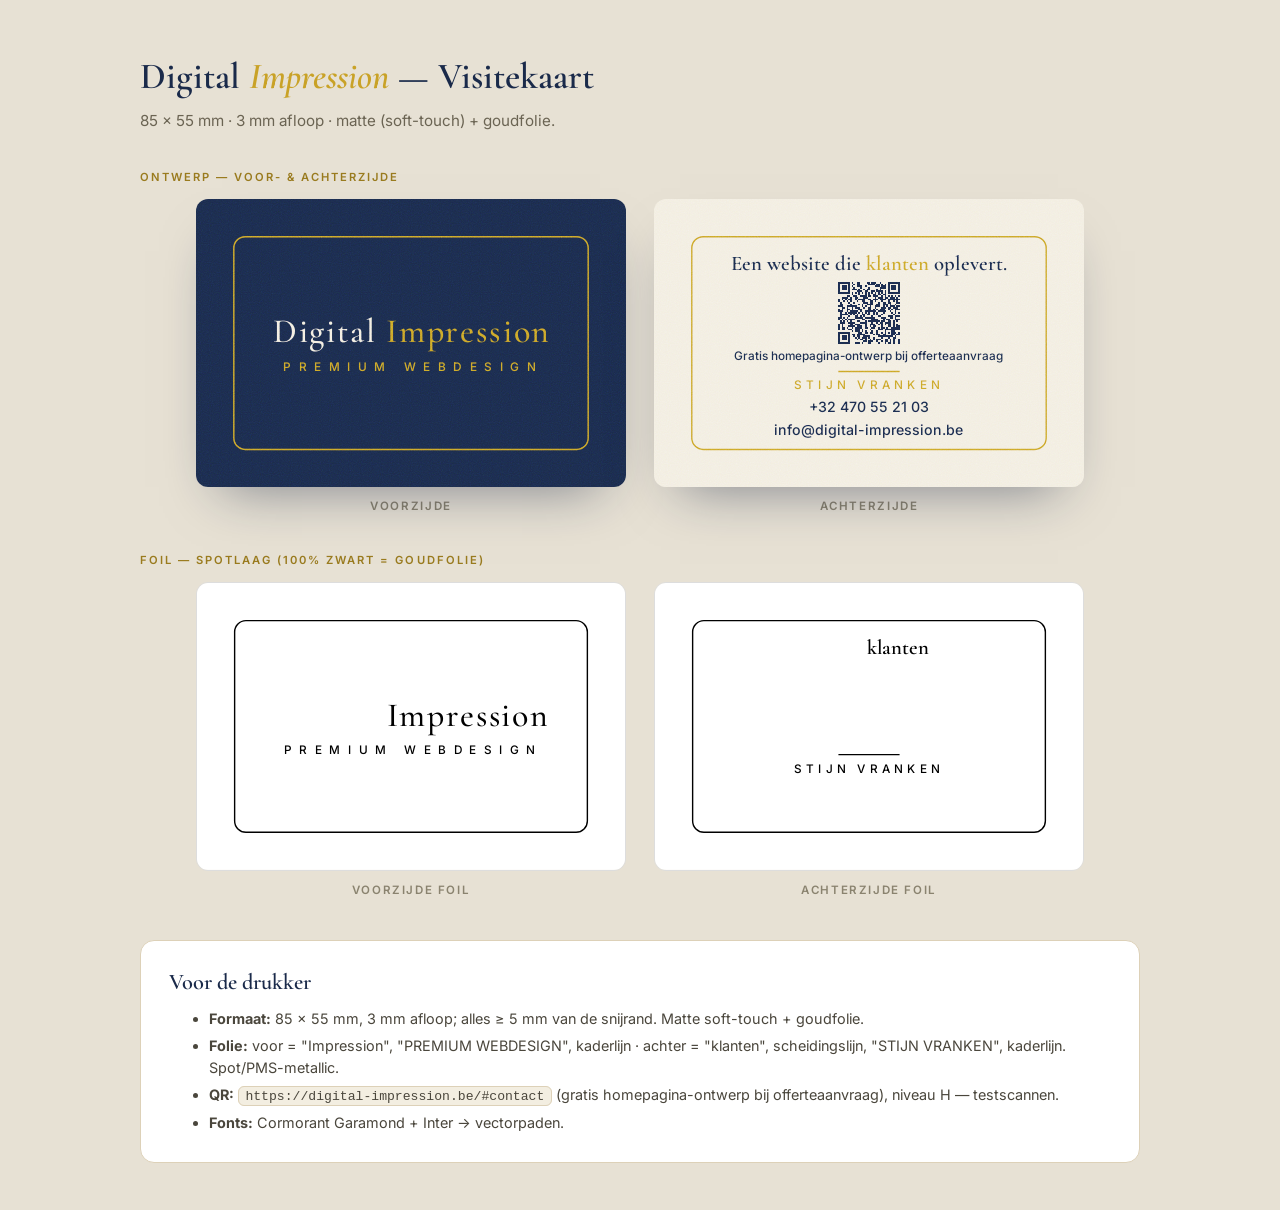
<file: business-card.html>
<!DOCTYPE html><html lang="nl"><head><meta charset="UTF-8"/><meta name="viewport" content="width=device-width, initial-scale=1.0"/>
<title>Digital Impression — Visitekaart</title><link rel="icon" href="assets/favicon.svg"/>
<link href="https://fonts.googleapis.com/css2?family=Cormorant+Garamond:ital,wght@0,500;0,600;1,500&family=Inter:wght@400;500;600&display=swap" rel="stylesheet"/>
<style>:root{--navy:#1a2a4a;--gold:#C9A227}*{box-sizing:border-box;margin:0}
body{font-family:'Inter',Arial,sans-serif;background:#e7e1d4;color:var(--navy);padding:3rem 1.5rem;line-height:1.55}.wrap{max-width:1000px;margin:0 auto}
h1{font-family:'Cormorant Garamond',serif;font-weight:600;font-size:2.3rem}h1 em{font-style:italic;color:var(--gold)}.sub{color:#6b6453;margin:.25rem 0 2rem;font-size:.95rem}
.serif{font-family:'Cormorant Garamond',Georgia,serif}.sans{font-family:'Inter',Arial,sans-serif}
.label{font-size:.7rem;letter-spacing:.18em;text-transform:uppercase;color:#9A7B1E;font-weight:600;margin:2.25rem 0 .8rem}
.cards{display:flex;flex-wrap:wrap;gap:1.75rem;justify-content:center}.col{display:flex;flex-direction:column;align-items:center}
.card{width:min(430px,92vw);position:relative}.card svg{display:block;width:100%;height:auto;border-radius:12px;box-shadow:0 26px 52px -26px rgba(14,27,60,.5)}
.card:not(.foil):after{content:"";position:absolute;inset:0;border-radius:12px;pointer-events:none;opacity:.5;mix-blend-mode:overlay;background-image:url("data:image/svg+xml,%3Csvg xmlns='http://www.w3.org/2000/svg' width='120' height='120'%3E%3Cfilter id='n'%3E%3CfeTurbulence type='fractalNoise' baseFrequency='0.9' numOctaves='2'/%3E%3C/filter%3E%3Crect width='100%25' height='100%25' filter='url(%23n)'/%3E%3C/svg%3E")}
.card.foil svg{border:1px solid #ddd;box-shadow:none}.cap{text-align:center;font-size:.72rem;letter-spacing:.14em;text-transform:uppercase;color:#8a836f;font-weight:600;margin-top:.7rem}
.specs{margin-top:2.5rem;background:#fff;border:1px solid #ddd1b8;border-radius:14px;padding:1.5rem 1.75rem}.specs h3{font-family:'Cormorant Garamond',serif;font-size:1.4rem;font-weight:600;margin-bottom:.5rem}.specs li{margin:.28rem 0;font-size:.9rem;color:#4a463c}
code{background:#f3eee1;border:1px solid #ddd1b8;border-radius:6px;padding:.1rem .4rem;font-size:.82rem}</style></head><body><div class="wrap">
<h1>Digital <em>Impression</em> — Visitekaart</h1><p class="sub">85 × 55 mm · 3 mm afloop · matte (soft-touch) + goudfolie.</p>
<p class="label">Ontwerp — voor- &amp; achterzijde</p><div class="cards"><div class="col"><div class="card "><svg viewBox="0 0 91 61">  <rect width="91" height="61" fill="#1a2a4a"/>
  <rect x="8" y="8" width="75" height="45" rx="2.4" fill="none" stroke="#C9A227" stroke-width="0.3"/>
  <text x="45.7" y="30.3" text-anchor="middle" class="serif" font-size="7.2" font-weight="500" letter-spacing="0.35"><tspan fill="#f2ede0">Digital </tspan><tspan fill="#C9A227">Impression</tspan></text>
  <text x="46" y="36.4" text-anchor="middle" class="sans" font-size="2.5" font-weight="500" letter-spacing="1.6" fill="#C9A227">PREMIUM WEBDESIGN</text></svg></div><p class="cap">Voorzijde</p></div><div class="col"><div class="card "><svg viewBox="0 0 91 61">  <rect width="91" height="61" fill="#f2ede0"/>
  <rect x="8" y="8" width="75" height="45" rx="2.4" fill="none" stroke="#C9A227" stroke-width="0.3"/>
  <text x="45.5" y="15" text-anchor="middle" class="serif" font-size="4.4" font-weight="600"><tspan fill="#1a2a4a">Een website die </tspan><tspan fill="#C9A227">klanten</tspan><tspan fill="#1a2a4a"> oplevert.</tspan></text>
  <g fill="#1a2a4a" shape-rendering="crispEdges"><rect x="39.000" y="17.600" width="0.351" height="0.351"/><rect x="39.351" y="17.600" width="0.351" height="0.351"/><rect x="39.703" y="17.600" width="0.351" height="0.351"/><rect x="40.054" y="17.600" width="0.351" height="0.351"/><rect x="40.405" y="17.600" width="0.351" height="0.351"/><rect x="40.757" y="17.600" width="0.351" height="0.351"/><rect x="41.108" y="17.600" width="0.351" height="0.351"/><rect x="41.811" y="17.600" width="0.351" height="0.351"/><rect x="42.865" y="17.600" width="0.351" height="0.351"/><rect x="43.216" y="17.600" width="0.351" height="0.351"/><rect x="44.973" y="17.600" width="0.351" height="0.351"/><rect x="45.324" y="17.600" width="0.351" height="0.351"/><rect x="46.027" y="17.600" width="0.351" height="0.351"/><rect x="46.378" y="17.600" width="0.351" height="0.351"/><rect x="46.730" y="17.600" width="0.351" height="0.351"/><rect x="47.784" y="17.600" width="0.351" height="0.351"/><rect x="49.541" y="17.600" width="0.351" height="0.351"/><rect x="49.892" y="17.600" width="0.351" height="0.351"/><rect x="50.243" y="17.600" width="0.351" height="0.351"/><rect x="50.595" y="17.600" width="0.351" height="0.351"/><rect x="50.946" y="17.600" width="0.351" height="0.351"/><rect x="51.297" y="17.600" width="0.351" height="0.351"/><rect x="51.649" y="17.600" width="0.351" height="0.351"/><rect x="39.000" y="17.951" width="0.351" height="0.351"/><rect x="41.108" y="17.951" width="0.351" height="0.351"/><rect x="42.162" y="17.951" width="0.351" height="0.351"/><rect x="42.865" y="17.951" width="0.351" height="0.351"/><rect x="43.216" y="17.951" width="0.351" height="0.351"/><rect x="45.324" y="17.951" width="0.351" height="0.351"/><rect x="45.676" y="17.951" width="0.351" height="0.351"/><rect x="46.027" y="17.951" width="0.351" height="0.351"/><rect x="46.378" y="17.951" width="0.351" height="0.351"/><rect x="47.081" y="17.951" width="0.351" height="0.351"/><rect x="47.432" y="17.951" width="0.351" height="0.351"/><rect x="48.135" y="17.951" width="0.351" height="0.351"/><rect x="48.838" y="17.951" width="0.351" height="0.351"/><rect x="49.541" y="17.951" width="0.351" height="0.351"/><rect x="51.649" y="17.951" width="0.351" height="0.351"/><rect x="39.000" y="18.303" width="0.351" height="0.351"/><rect x="39.703" y="18.303" width="0.351" height="0.351"/><rect x="40.054" y="18.303" width="0.351" height="0.351"/><rect x="40.405" y="18.303" width="0.351" height="0.351"/><rect x="41.108" y="18.303" width="0.351" height="0.351"/><rect x="41.811" y="18.303" width="0.351" height="0.351"/><rect x="42.865" y="18.303" width="0.351" height="0.351"/><rect x="43.216" y="18.303" width="0.351" height="0.351"/><rect x="43.568" y="18.303" width="0.351" height="0.351"/><rect x="44.622" y="18.303" width="0.351" height="0.351"/><rect x="46.730" y="18.303" width="0.351" height="0.351"/><rect x="47.081" y="18.303" width="0.351" height="0.351"/><rect x="47.432" y="18.303" width="0.351" height="0.351"/><rect x="48.135" y="18.303" width="0.351" height="0.351"/><rect x="48.486" y="18.303" width="0.351" height="0.351"/><rect x="48.838" y="18.303" width="0.351" height="0.351"/><rect x="49.541" y="18.303" width="0.351" height="0.351"/><rect x="50.243" y="18.303" width="0.351" height="0.351"/><rect x="50.595" y="18.303" width="0.351" height="0.351"/><rect x="50.946" y="18.303" width="0.351" height="0.351"/><rect x="51.649" y="18.303" width="0.351" height="0.351"/><rect x="39.000" y="18.654" width="0.351" height="0.351"/><rect x="39.703" y="18.654" width="0.351" height="0.351"/><rect x="40.054" y="18.654" width="0.351" height="0.351"/><rect x="40.405" y="18.654" width="0.351" height="0.351"/><rect x="41.108" y="18.654" width="0.351" height="0.351"/><rect x="42.162" y="18.654" width="0.351" height="0.351"/><rect x="43.568" y="18.654" width="0.351" height="0.351"/><rect x="45.324" y="18.654" width="0.351" height="0.351"/><rect x="47.784" y="18.654" width="0.351" height="0.351"/><rect x="48.135" y="18.654" width="0.351" height="0.351"/><rect x="48.486" y="18.654" width="0.351" height="0.351"/><rect x="48.838" y="18.654" width="0.351" height="0.351"/><rect x="49.541" y="18.654" width="0.351" height="0.351"/><rect x="50.243" y="18.654" width="0.351" height="0.351"/><rect x="50.595" y="18.654" width="0.351" height="0.351"/><rect x="50.946" y="18.654" width="0.351" height="0.351"/><rect x="51.649" y="18.654" width="0.351" height="0.351"/><rect x="39.000" y="19.005" width="0.351" height="0.351"/><rect x="39.703" y="19.005" width="0.351" height="0.351"/><rect x="40.054" y="19.005" width="0.351" height="0.351"/><rect x="40.405" y="19.005" width="0.351" height="0.351"/><rect x="41.108" y="19.005" width="0.351" height="0.351"/><rect x="41.811" y="19.005" width="0.351" height="0.351"/><rect x="42.162" y="19.005" width="0.351" height="0.351"/><rect x="42.514" y="19.005" width="0.351" height="0.351"/><rect x="43.216" y="19.005" width="0.351" height="0.351"/><rect x="44.270" y="19.005" width="0.351" height="0.351"/><rect x="44.973" y="19.005" width="0.351" height="0.351"/><rect x="45.324" y="19.005" width="0.351" height="0.351"/><rect x="47.081" y="19.005" width="0.351" height="0.351"/><rect x="47.784" y="19.005" width="0.351" height="0.351"/><rect x="49.541" y="19.005" width="0.351" height="0.351"/><rect x="50.243" y="19.005" width="0.351" height="0.351"/><rect x="50.595" y="19.005" width="0.351" height="0.351"/><rect x="50.946" y="19.005" width="0.351" height="0.351"/><rect x="51.649" y="19.005" width="0.351" height="0.351"/><rect x="39.000" y="19.357" width="0.351" height="0.351"/><rect x="41.108" y="19.357" width="0.351" height="0.351"/><rect x="42.865" y="19.357" width="0.351" height="0.351"/><rect x="43.216" y="19.357" width="0.351" height="0.351"/><rect x="43.568" y="19.357" width="0.351" height="0.351"/><rect x="44.622" y="19.357" width="0.351" height="0.351"/><rect x="44.973" y="19.357" width="0.351" height="0.351"/><rect x="46.027" y="19.357" width="0.351" height="0.351"/><rect x="46.378" y="19.357" width="0.351" height="0.351"/><rect x="47.081" y="19.357" width="0.351" height="0.351"/><rect x="47.432" y="19.357" width="0.351" height="0.351"/><rect x="47.784" y="19.357" width="0.351" height="0.351"/><rect x="48.135" y="19.357" width="0.351" height="0.351"/><rect x="48.838" y="19.357" width="0.351" height="0.351"/><rect x="49.541" y="19.357" width="0.351" height="0.351"/><rect x="51.649" y="19.357" width="0.351" height="0.351"/><rect x="39.000" y="19.708" width="0.351" height="0.351"/><rect x="39.351" y="19.708" width="0.351" height="0.351"/><rect x="39.703" y="19.708" width="0.351" height="0.351"/><rect x="40.054" y="19.708" width="0.351" height="0.351"/><rect x="40.405" y="19.708" width="0.351" height="0.351"/><rect x="40.757" y="19.708" width="0.351" height="0.351"/><rect x="41.108" y="19.708" width="0.351" height="0.351"/><rect x="41.811" y="19.708" width="0.351" height="0.351"/><rect x="42.514" y="19.708" width="0.351" height="0.351"/><rect x="43.216" y="19.708" width="0.351" height="0.351"/><rect x="43.919" y="19.708" width="0.351" height="0.351"/><rect x="44.622" y="19.708" width="0.351" height="0.351"/><rect x="45.324" y="19.708" width="0.351" height="0.351"/><rect x="46.027" y="19.708" width="0.351" height="0.351"/><rect x="46.730" y="19.708" width="0.351" height="0.351"/><rect x="47.432" y="19.708" width="0.351" height="0.351"/><rect x="48.135" y="19.708" width="0.351" height="0.351"/><rect x="48.838" y="19.708" width="0.351" height="0.351"/><rect x="49.541" y="19.708" width="0.351" height="0.351"/><rect x="49.892" y="19.708" width="0.351" height="0.351"/><rect x="50.243" y="19.708" width="0.351" height="0.351"/><rect x="50.595" y="19.708" width="0.351" height="0.351"/><rect x="50.946" y="19.708" width="0.351" height="0.351"/><rect x="51.297" y="19.708" width="0.351" height="0.351"/><rect x="51.649" y="19.708" width="0.351" height="0.351"/><rect x="41.811" y="20.059" width="0.351" height="0.351"/><rect x="43.216" y="20.059" width="0.351" height="0.351"/><rect x="44.622" y="20.059" width="0.351" height="0.351"/><rect x="45.324" y="20.059" width="0.351" height="0.351"/><rect x="46.378" y="20.059" width="0.351" height="0.351"/><rect x="46.730" y="20.059" width="0.351" height="0.351"/><rect x="47.432" y="20.059" width="0.351" height="0.351"/><rect x="47.784" y="20.059" width="0.351" height="0.351"/><rect x="48.486" y="20.059" width="0.351" height="0.351"/><rect x="48.838" y="20.059" width="0.351" height="0.351"/><rect x="40.757" y="20.411" width="0.351" height="0.351"/><rect x="41.108" y="20.411" width="0.351" height="0.351"/><rect x="42.162" y="20.411" width="0.351" height="0.351"/><rect x="42.514" y="20.411" width="0.351" height="0.351"/><rect x="43.568" y="20.411" width="0.351" height="0.351"/><rect x="43.919" y="20.411" width="0.351" height="0.351"/><rect x="44.270" y="20.411" width="0.351" height="0.351"/><rect x="44.622" y="20.411" width="0.351" height="0.351"/><rect x="45.324" y="20.411" width="0.351" height="0.351"/><rect x="45.676" y="20.411" width="0.351" height="0.351"/><rect x="46.378" y="20.411" width="0.351" height="0.351"/><rect x="46.730" y="20.411" width="0.351" height="0.351"/><rect x="47.081" y="20.411" width="0.351" height="0.351"/><rect x="48.135" y="20.411" width="0.351" height="0.351"/><rect x="48.838" y="20.411" width="0.351" height="0.351"/><rect x="49.541" y="20.411" width="0.351" height="0.351"/><rect x="50.243" y="20.411" width="0.351" height="0.351"/><rect x="50.946" y="20.411" width="0.351" height="0.351"/><rect x="51.649" y="20.411" width="0.351" height="0.351"/><rect x="39.703" y="20.762" width="0.351" height="0.351"/><rect x="40.054" y="20.762" width="0.351" height="0.351"/><rect x="40.405" y="20.762" width="0.351" height="0.351"/><rect x="40.757" y="20.762" width="0.351" height="0.351"/><rect x="41.459" y="20.762" width="0.351" height="0.351"/><rect x="42.514" y="20.762" width="0.351" height="0.351"/><rect x="42.865" y="20.762" width="0.351" height="0.351"/><rect x="44.270" y="20.762" width="0.351" height="0.351"/><rect x="44.622" y="20.762" width="0.351" height="0.351"/><rect x="44.973" y="20.762" width="0.351" height="0.351"/><rect x="46.730" y="20.762" width="0.351" height="0.351"/><rect x="47.432" y="20.762" width="0.351" height="0.351"/><rect x="47.784" y="20.762" width="0.351" height="0.351"/><rect x="48.135" y="20.762" width="0.351" height="0.351"/><rect x="48.838" y="20.762" width="0.351" height="0.351"/><rect x="49.189" y="20.762" width="0.351" height="0.351"/><rect x="49.892" y="20.762" width="0.351" height="0.351"/><rect x="50.243" y="20.762" width="0.351" height="0.351"/><rect x="50.595" y="20.762" width="0.351" height="0.351"/><rect x="51.297" y="20.762" width="0.351" height="0.351"/><rect x="39.000" y="21.114" width="0.351" height="0.351"/><rect x="39.703" y="21.114" width="0.351" height="0.351"/><rect x="40.405" y="21.114" width="0.351" height="0.351"/><rect x="41.108" y="21.114" width="0.351" height="0.351"/><rect x="41.459" y="21.114" width="0.351" height="0.351"/><rect x="42.514" y="21.114" width="0.351" height="0.351"/><rect x="43.216" y="21.114" width="0.351" height="0.351"/><rect x="43.568" y="21.114" width="0.351" height="0.351"/><rect x="43.919" y="21.114" width="0.351" height="0.351"/><rect x="44.270" y="21.114" width="0.351" height="0.351"/><rect x="45.324" y="21.114" width="0.351" height="0.351"/><rect x="45.676" y="21.114" width="0.351" height="0.351"/><rect x="46.378" y="21.114" width="0.351" height="0.351"/><rect x="46.730" y="21.114" width="0.351" height="0.351"/><rect x="47.081" y="21.114" width="0.351" height="0.351"/><rect x="47.784" y="21.114" width="0.351" height="0.351"/><rect x="48.135" y="21.114" width="0.351" height="0.351"/><rect x="48.486" y="21.114" width="0.351" height="0.351"/><rect x="48.838" y="21.114" width="0.351" height="0.351"/><rect x="49.541" y="21.114" width="0.351" height="0.351"/><rect x="49.892" y="21.114" width="0.351" height="0.351"/><rect x="50.243" y="21.114" width="0.351" height="0.351"/><rect x="50.595" y="21.114" width="0.351" height="0.351"/><rect x="50.946" y="21.114" width="0.351" height="0.351"/><rect x="51.297" y="21.114" width="0.351" height="0.351"/><rect x="51.649" y="21.114" width="0.351" height="0.351"/><rect x="39.000" y="21.465" width="0.351" height="0.351"/><rect x="40.054" y="21.465" width="0.351" height="0.351"/><rect x="40.757" y="21.465" width="0.351" height="0.351"/><rect x="41.459" y="21.465" width="0.351" height="0.351"/><rect x="42.865" y="21.465" width="0.351" height="0.351"/><rect x="43.919" y="21.465" width="0.351" height="0.351"/><rect x="44.270" y="21.465" width="0.351" height="0.351"/><rect x="45.676" y="21.465" width="0.351" height="0.351"/><rect x="46.027" y="21.465" width="0.351" height="0.351"/><rect x="46.730" y="21.465" width="0.351" height="0.351"/><rect x="48.135" y="21.465" width="0.351" height="0.351"/><rect x="49.541" y="21.465" width="0.351" height="0.351"/><rect x="50.595" y="21.465" width="0.351" height="0.351"/><rect x="51.297" y="21.465" width="0.351" height="0.351"/><rect x="39.351" y="21.816" width="0.351" height="0.351"/><rect x="41.108" y="21.816" width="0.351" height="0.351"/><rect x="42.162" y="21.816" width="0.351" height="0.351"/><rect x="44.270" y="21.816" width="0.351" height="0.351"/><rect x="44.622" y="21.816" width="0.351" height="0.351"/><rect x="44.973" y="21.816" width="0.351" height="0.351"/><rect x="45.676" y="21.816" width="0.351" height="0.351"/><rect x="46.027" y="21.816" width="0.351" height="0.351"/><rect x="47.432" y="21.816" width="0.351" height="0.351"/><rect x="48.486" y="21.816" width="0.351" height="0.351"/><rect x="48.838" y="21.816" width="0.351" height="0.351"/><rect x="49.541" y="21.816" width="0.351" height="0.351"/><rect x="49.892" y="21.816" width="0.351" height="0.351"/><rect x="51.297" y="21.816" width="0.351" height="0.351"/><rect x="51.649" y="21.816" width="0.351" height="0.351"/><rect x="39.351" y="22.168" width="0.351" height="0.351"/><rect x="39.703" y="22.168" width="0.351" height="0.351"/><rect x="41.459" y="22.168" width="0.351" height="0.351"/><rect x="43.216" y="22.168" width="0.351" height="0.351"/><rect x="43.919" y="22.168" width="0.351" height="0.351"/><rect x="44.973" y="22.168" width="0.351" height="0.351"/><rect x="45.324" y="22.168" width="0.351" height="0.351"/><rect x="45.676" y="22.168" width="0.351" height="0.351"/><rect x="46.027" y="22.168" width="0.351" height="0.351"/><rect x="47.081" y="22.168" width="0.351" height="0.351"/><rect x="47.432" y="22.168" width="0.351" height="0.351"/><rect x="48.486" y="22.168" width="0.351" height="0.351"/><rect x="48.838" y="22.168" width="0.351" height="0.351"/><rect x="49.189" y="22.168" width="0.351" height="0.351"/><rect x="49.892" y="22.168" width="0.351" height="0.351"/><rect x="50.946" y="22.168" width="0.351" height="0.351"/><rect x="39.000" y="22.519" width="0.351" height="0.351"/><rect x="39.351" y="22.519" width="0.351" height="0.351"/><rect x="39.703" y="22.519" width="0.351" height="0.351"/><rect x="40.757" y="22.519" width="0.351" height="0.351"/><rect x="41.108" y="22.519" width="0.351" height="0.351"/><rect x="41.459" y="22.519" width="0.351" height="0.351"/><rect x="41.811" y="22.519" width="0.351" height="0.351"/><rect x="42.162" y="22.519" width="0.351" height="0.351"/><rect x="42.514" y="22.519" width="0.351" height="0.351"/><rect x="43.919" y="22.519" width="0.351" height="0.351"/><rect x="44.622" y="22.519" width="0.351" height="0.351"/><rect x="45.676" y="22.519" width="0.351" height="0.351"/><rect x="46.730" y="22.519" width="0.351" height="0.351"/><rect x="47.081" y="22.519" width="0.351" height="0.351"/><rect x="47.432" y="22.519" width="0.351" height="0.351"/><rect x="48.486" y="22.519" width="0.351" height="0.351"/><rect x="49.189" y="22.519" width="0.351" height="0.351"/><rect x="49.892" y="22.519" width="0.351" height="0.351"/><rect x="50.243" y="22.519" width="0.351" height="0.351"/><rect x="50.595" y="22.519" width="0.351" height="0.351"/><rect x="51.297" y="22.519" width="0.351" height="0.351"/><rect x="51.649" y="22.519" width="0.351" height="0.351"/><rect x="39.703" y="22.870" width="0.351" height="0.351"/><rect x="40.054" y="22.870" width="0.351" height="0.351"/><rect x="40.757" y="22.870" width="0.351" height="0.351"/><rect x="41.811" y="22.870" width="0.351" height="0.351"/><rect x="42.514" y="22.870" width="0.351" height="0.351"/><rect x="42.865" y="22.870" width="0.351" height="0.351"/><rect x="43.216" y="22.870" width="0.351" height="0.351"/><rect x="44.270" y="22.870" width="0.351" height="0.351"/><rect x="45.324" y="22.870" width="0.351" height="0.351"/><rect x="45.676" y="22.870" width="0.351" height="0.351"/><rect x="46.730" y="22.870" width="0.351" height="0.351"/><rect x="48.135" y="22.870" width="0.351" height="0.351"/><rect x="48.486" y="22.870" width="0.351" height="0.351"/><rect x="48.838" y="22.870" width="0.351" height="0.351"/><rect x="49.541" y="22.870" width="0.351" height="0.351"/><rect x="49.892" y="22.870" width="0.351" height="0.351"/><rect x="50.595" y="22.870" width="0.351" height="0.351"/><rect x="50.946" y="22.870" width="0.351" height="0.351"/><rect x="51.297" y="22.870" width="0.351" height="0.351"/><rect x="39.000" y="23.222" width="0.351" height="0.351"/><rect x="39.703" y="23.222" width="0.351" height="0.351"/><rect x="40.757" y="23.222" width="0.351" height="0.351"/><rect x="41.108" y="23.222" width="0.351" height="0.351"/><rect x="41.811" y="23.222" width="0.351" height="0.351"/><rect x="43.216" y="23.222" width="0.351" height="0.351"/><rect x="43.568" y="23.222" width="0.351" height="0.351"/><rect x="45.324" y="23.222" width="0.351" height="0.351"/><rect x="45.676" y="23.222" width="0.351" height="0.351"/><rect x="46.378" y="23.222" width="0.351" height="0.351"/><rect x="47.081" y="23.222" width="0.351" height="0.351"/><rect x="47.784" y="23.222" width="0.351" height="0.351"/><rect x="48.135" y="23.222" width="0.351" height="0.351"/><rect x="48.486" y="23.222" width="0.351" height="0.351"/><rect x="49.541" y="23.222" width="0.351" height="0.351"/><rect x="50.243" y="23.222" width="0.351" height="0.351"/><rect x="50.946" y="23.222" width="0.351" height="0.351"/><rect x="51.297" y="23.222" width="0.351" height="0.351"/><rect x="51.649" y="23.222" width="0.351" height="0.351"/><rect x="39.000" y="23.573" width="0.351" height="0.351"/><rect x="39.351" y="23.573" width="0.351" height="0.351"/><rect x="39.703" y="23.573" width="0.351" height="0.351"/><rect x="40.757" y="23.573" width="0.351" height="0.351"/><rect x="41.459" y="23.573" width="0.351" height="0.351"/><rect x="41.811" y="23.573" width="0.351" height="0.351"/><rect x="42.162" y="23.573" width="0.351" height="0.351"/><rect x="42.514" y="23.573" width="0.351" height="0.351"/><rect x="42.865" y="23.573" width="0.351" height="0.351"/><rect x="43.568" y="23.573" width="0.351" height="0.351"/><rect x="44.622" y="23.573" width="0.351" height="0.351"/><rect x="44.973" y="23.573" width="0.351" height="0.351"/><rect x="45.324" y="23.573" width="0.351" height="0.351"/><rect x="45.676" y="23.573" width="0.351" height="0.351"/><rect x="46.027" y="23.573" width="0.351" height="0.351"/><rect x="46.378" y="23.573" width="0.351" height="0.351"/><rect x="46.730" y="23.573" width="0.351" height="0.351"/><rect x="47.432" y="23.573" width="0.351" height="0.351"/><rect x="47.784" y="23.573" width="0.351" height="0.351"/><rect x="48.135" y="23.573" width="0.351" height="0.351"/><rect x="48.486" y="23.573" width="0.351" height="0.351"/><rect x="48.838" y="23.573" width="0.351" height="0.351"/><rect x="49.892" y="23.573" width="0.351" height="0.351"/><rect x="50.946" y="23.573" width="0.351" height="0.351"/><rect x="39.351" y="23.924" width="0.351" height="0.351"/><rect x="40.405" y="23.924" width="0.351" height="0.351"/><rect x="41.108" y="23.924" width="0.351" height="0.351"/><rect x="41.459" y="23.924" width="0.351" height="0.351"/><rect x="41.811" y="23.924" width="0.351" height="0.351"/><rect x="42.162" y="23.924" width="0.351" height="0.351"/><rect x="42.514" y="23.924" width="0.351" height="0.351"/><rect x="43.216" y="23.924" width="0.351" height="0.351"/><rect x="43.919" y="23.924" width="0.351" height="0.351"/><rect x="44.622" y="23.924" width="0.351" height="0.351"/><rect x="45.324" y="23.924" width="0.351" height="0.351"/><rect x="46.378" y="23.924" width="0.351" height="0.351"/><rect x="47.081" y="23.924" width="0.351" height="0.351"/><rect x="48.486" y="23.924" width="0.351" height="0.351"/><rect x="50.243" y="23.924" width="0.351" height="0.351"/><rect x="50.946" y="23.924" width="0.351" height="0.351"/><rect x="51.649" y="23.924" width="0.351" height="0.351"/><rect x="39.351" y="24.276" width="0.351" height="0.351"/><rect x="39.703" y="24.276" width="0.351" height="0.351"/><rect x="40.054" y="24.276" width="0.351" height="0.351"/><rect x="40.405" y="24.276" width="0.351" height="0.351"/><rect x="40.757" y="24.276" width="0.351" height="0.351"/><rect x="41.459" y="24.276" width="0.351" height="0.351"/><rect x="42.162" y="24.276" width="0.351" height="0.351"/><rect x="42.865" y="24.276" width="0.351" height="0.351"/><rect x="43.919" y="24.276" width="0.351" height="0.351"/><rect x="44.270" y="24.276" width="0.351" height="0.351"/><rect x="44.973" y="24.276" width="0.351" height="0.351"/><rect x="45.324" y="24.276" width="0.351" height="0.351"/><rect x="46.378" y="24.276" width="0.351" height="0.351"/><rect x="47.081" y="24.276" width="0.351" height="0.351"/><rect x="48.135" y="24.276" width="0.351" height="0.351"/><rect x="50.595" y="24.276" width="0.351" height="0.351"/><rect x="39.351" y="24.627" width="0.351" height="0.351"/><rect x="41.108" y="24.627" width="0.351" height="0.351"/><rect x="42.514" y="24.627" width="0.351" height="0.351"/><rect x="42.865" y="24.627" width="0.351" height="0.351"/><rect x="43.568" y="24.627" width="0.351" height="0.351"/><rect x="44.270" y="24.627" width="0.351" height="0.351"/><rect x="46.027" y="24.627" width="0.351" height="0.351"/><rect x="47.432" y="24.627" width="0.351" height="0.351"/><rect x="47.784" y="24.627" width="0.351" height="0.351"/><rect x="49.541" y="24.627" width="0.351" height="0.351"/><rect x="49.892" y="24.627" width="0.351" height="0.351"/><rect x="50.243" y="24.627" width="0.351" height="0.351"/><rect x="50.946" y="24.627" width="0.351" height="0.351"/><rect x="51.297" y="24.627" width="0.351" height="0.351"/><rect x="51.649" y="24.627" width="0.351" height="0.351"/><rect x="39.000" y="24.978" width="0.351" height="0.351"/><rect x="39.351" y="24.978" width="0.351" height="0.351"/><rect x="40.054" y="24.978" width="0.351" height="0.351"/><rect x="40.757" y="24.978" width="0.351" height="0.351"/><rect x="42.514" y="24.978" width="0.351" height="0.351"/><rect x="42.865" y="24.978" width="0.351" height="0.351"/><rect x="43.216" y="24.978" width="0.351" height="0.351"/><rect x="43.568" y="24.978" width="0.351" height="0.351"/><rect x="43.919" y="24.978" width="0.351" height="0.351"/><rect x="44.622" y="24.978" width="0.351" height="0.351"/><rect x="44.973" y="24.978" width="0.351" height="0.351"/><rect x="45.324" y="24.978" width="0.351" height="0.351"/><rect x="45.676" y="24.978" width="0.351" height="0.351"/><rect x="46.027" y="24.978" width="0.351" height="0.351"/><rect x="46.378" y="24.978" width="0.351" height="0.351"/><rect x="48.135" y="24.978" width="0.351" height="0.351"/><rect x="48.486" y="24.978" width="0.351" height="0.351"/><rect x="48.838" y="24.978" width="0.351" height="0.351"/><rect x="49.892" y="24.978" width="0.351" height="0.351"/><rect x="50.243" y="24.978" width="0.351" height="0.351"/><rect x="50.946" y="24.978" width="0.351" height="0.351"/><rect x="39.000" y="25.330" width="0.351" height="0.351"/><rect x="39.703" y="25.330" width="0.351" height="0.351"/><rect x="40.405" y="25.330" width="0.351" height="0.351"/><rect x="41.108" y="25.330" width="0.351" height="0.351"/><rect x="41.459" y="25.330" width="0.351" height="0.351"/><rect x="41.811" y="25.330" width="0.351" height="0.351"/><rect x="42.162" y="25.330" width="0.351" height="0.351"/><rect x="43.919" y="25.330" width="0.351" height="0.351"/><rect x="44.270" y="25.330" width="0.351" height="0.351"/><rect x="46.027" y="25.330" width="0.351" height="0.351"/><rect x="46.378" y="25.330" width="0.351" height="0.351"/><rect x="46.730" y="25.330" width="0.351" height="0.351"/><rect x="47.081" y="25.330" width="0.351" height="0.351"/><rect x="48.486" y="25.330" width="0.351" height="0.351"/><rect x="49.189" y="25.330" width="0.351" height="0.351"/><rect x="49.541" y="25.330" width="0.351" height="0.351"/><rect x="50.946" y="25.330" width="0.351" height="0.351"/><rect x="51.297" y="25.330" width="0.351" height="0.351"/><rect x="51.649" y="25.330" width="0.351" height="0.351"/><rect x="39.351" y="25.681" width="0.351" height="0.351"/><rect x="40.054" y="25.681" width="0.351" height="0.351"/><rect x="40.757" y="25.681" width="0.351" height="0.351"/><rect x="41.459" y="25.681" width="0.351" height="0.351"/><rect x="42.865" y="25.681" width="0.351" height="0.351"/><rect x="43.216" y="25.681" width="0.351" height="0.351"/><rect x="44.622" y="25.681" width="0.351" height="0.351"/><rect x="45.324" y="25.681" width="0.351" height="0.351"/><rect x="45.676" y="25.681" width="0.351" height="0.351"/><rect x="46.027" y="25.681" width="0.351" height="0.351"/><rect x="46.378" y="25.681" width="0.351" height="0.351"/><rect x="46.730" y="25.681" width="0.351" height="0.351"/><rect x="47.081" y="25.681" width="0.351" height="0.351"/><rect x="47.432" y="25.681" width="0.351" height="0.351"/><rect x="48.135" y="25.681" width="0.351" height="0.351"/><rect x="48.486" y="25.681" width="0.351" height="0.351"/><rect x="49.541" y="25.681" width="0.351" height="0.351"/><rect x="49.892" y="25.681" width="0.351" height="0.351"/><rect x="50.595" y="25.681" width="0.351" height="0.351"/><rect x="51.297" y="25.681" width="0.351" height="0.351"/><rect x="39.351" y="26.032" width="0.351" height="0.351"/><rect x="39.703" y="26.032" width="0.351" height="0.351"/><rect x="40.054" y="26.032" width="0.351" height="0.351"/><rect x="41.108" y="26.032" width="0.351" height="0.351"/><rect x="41.459" y="26.032" width="0.351" height="0.351"/><rect x="41.811" y="26.032" width="0.351" height="0.351"/><rect x="42.162" y="26.032" width="0.351" height="0.351"/><rect x="43.568" y="26.032" width="0.351" height="0.351"/><rect x="43.919" y="26.032" width="0.351" height="0.351"/><rect x="44.270" y="26.032" width="0.351" height="0.351"/><rect x="44.622" y="26.032" width="0.351" height="0.351"/><rect x="46.027" y="26.032" width="0.351" height="0.351"/><rect x="47.081" y="26.032" width="0.351" height="0.351"/><rect x="47.784" y="26.032" width="0.351" height="0.351"/><rect x="48.135" y="26.032" width="0.351" height="0.351"/><rect x="48.838" y="26.032" width="0.351" height="0.351"/><rect x="49.189" y="26.032" width="0.351" height="0.351"/><rect x="49.541" y="26.032" width="0.351" height="0.351"/><rect x="49.892" y="26.032" width="0.351" height="0.351"/><rect x="50.595" y="26.032" width="0.351" height="0.351"/><rect x="39.000" y="26.384" width="0.351" height="0.351"/><rect x="39.703" y="26.384" width="0.351" height="0.351"/><rect x="41.459" y="26.384" width="0.351" height="0.351"/><rect x="41.811" y="26.384" width="0.351" height="0.351"/><rect x="42.514" y="26.384" width="0.351" height="0.351"/><rect x="42.865" y="26.384" width="0.351" height="0.351"/><rect x="43.216" y="26.384" width="0.351" height="0.351"/><rect x="44.622" y="26.384" width="0.351" height="0.351"/><rect x="45.676" y="26.384" width="0.351" height="0.351"/><rect x="46.027" y="26.384" width="0.351" height="0.351"/><rect x="46.378" y="26.384" width="0.351" height="0.351"/><rect x="47.432" y="26.384" width="0.351" height="0.351"/><rect x="48.135" y="26.384" width="0.351" height="0.351"/><rect x="48.838" y="26.384" width="0.351" height="0.351"/><rect x="49.541" y="26.384" width="0.351" height="0.351"/><rect x="49.892" y="26.384" width="0.351" height="0.351"/><rect x="50.595" y="26.384" width="0.351" height="0.351"/><rect x="51.297" y="26.384" width="0.351" height="0.351"/><rect x="39.000" y="26.735" width="0.351" height="0.351"/><rect x="39.703" y="26.735" width="0.351" height="0.351"/><rect x="41.108" y="26.735" width="0.351" height="0.351"/><rect x="41.459" y="26.735" width="0.351" height="0.351"/><rect x="41.811" y="26.735" width="0.351" height="0.351"/><rect x="42.162" y="26.735" width="0.351" height="0.351"/><rect x="42.865" y="26.735" width="0.351" height="0.351"/><rect x="43.216" y="26.735" width="0.351" height="0.351"/><rect x="43.568" y="26.735" width="0.351" height="0.351"/><rect x="44.622" y="26.735" width="0.351" height="0.351"/><rect x="45.676" y="26.735" width="0.351" height="0.351"/><rect x="46.378" y="26.735" width="0.351" height="0.351"/><rect x="46.730" y="26.735" width="0.351" height="0.351"/><rect x="48.135" y="26.735" width="0.351" height="0.351"/><rect x="49.541" y="26.735" width="0.351" height="0.351"/><rect x="49.892" y="26.735" width="0.351" height="0.351"/><rect x="50.595" y="26.735" width="0.351" height="0.351"/><rect x="51.297" y="26.735" width="0.351" height="0.351"/><rect x="51.649" y="26.735" width="0.351" height="0.351"/><rect x="39.000" y="27.086" width="0.351" height="0.351"/><rect x="39.703" y="27.086" width="0.351" height="0.351"/><rect x="40.054" y="27.086" width="0.351" height="0.351"/><rect x="40.757" y="27.086" width="0.351" height="0.351"/><rect x="41.811" y="27.086" width="0.351" height="0.351"/><rect x="42.514" y="27.086" width="0.351" height="0.351"/><rect x="42.865" y="27.086" width="0.351" height="0.351"/><rect x="43.216" y="27.086" width="0.351" height="0.351"/><rect x="43.568" y="27.086" width="0.351" height="0.351"/><rect x="44.622" y="27.086" width="0.351" height="0.351"/><rect x="44.973" y="27.086" width="0.351" height="0.351"/><rect x="46.027" y="27.086" width="0.351" height="0.351"/><rect x="46.378" y="27.086" width="0.351" height="0.351"/><rect x="47.432" y="27.086" width="0.351" height="0.351"/><rect x="48.135" y="27.086" width="0.351" height="0.351"/><rect x="48.486" y="27.086" width="0.351" height="0.351"/><rect x="49.189" y="27.086" width="0.351" height="0.351"/><rect x="50.243" y="27.086" width="0.351" height="0.351"/><rect x="50.595" y="27.086" width="0.351" height="0.351"/><rect x="50.946" y="27.086" width="0.351" height="0.351"/><rect x="51.297" y="27.086" width="0.351" height="0.351"/><rect x="51.649" y="27.086" width="0.351" height="0.351"/><rect x="39.000" y="27.438" width="0.351" height="0.351"/><rect x="39.703" y="27.438" width="0.351" height="0.351"/><rect x="40.054" y="27.438" width="0.351" height="0.351"/><rect x="41.108" y="27.438" width="0.351" height="0.351"/><rect x="41.459" y="27.438" width="0.351" height="0.351"/><rect x="42.514" y="27.438" width="0.351" height="0.351"/><rect x="42.865" y="27.438" width="0.351" height="0.351"/><rect x="43.216" y="27.438" width="0.351" height="0.351"/><rect x="43.919" y="27.438" width="0.351" height="0.351"/><rect x="45.676" y="27.438" width="0.351" height="0.351"/><rect x="47.432" y="27.438" width="0.351" height="0.351"/><rect x="47.784" y="27.438" width="0.351" height="0.351"/><rect x="48.135" y="27.438" width="0.351" height="0.351"/><rect x="48.838" y="27.438" width="0.351" height="0.351"/><rect x="49.189" y="27.438" width="0.351" height="0.351"/><rect x="49.541" y="27.438" width="0.351" height="0.351"/><rect x="49.892" y="27.438" width="0.351" height="0.351"/><rect x="50.243" y="27.438" width="0.351" height="0.351"/><rect x="50.595" y="27.438" width="0.351" height="0.351"/><rect x="50.946" y="27.438" width="0.351" height="0.351"/><rect x="51.297" y="27.438" width="0.351" height="0.351"/><rect x="51.649" y="27.438" width="0.351" height="0.351"/><rect x="41.811" y="27.789" width="0.351" height="0.351"/><rect x="42.514" y="27.789" width="0.351" height="0.351"/><rect x="42.865" y="27.789" width="0.351" height="0.351"/><rect x="43.216" y="27.789" width="0.351" height="0.351"/><rect x="43.919" y="27.789" width="0.351" height="0.351"/><rect x="44.622" y="27.789" width="0.351" height="0.351"/><rect x="46.027" y="27.789" width="0.351" height="0.351"/><rect x="47.081" y="27.789" width="0.351" height="0.351"/><rect x="48.838" y="27.789" width="0.351" height="0.351"/><rect x="50.243" y="27.789" width="0.351" height="0.351"/><rect x="50.595" y="27.789" width="0.351" height="0.351"/><rect x="39.000" y="28.141" width="0.351" height="0.351"/><rect x="39.351" y="28.141" width="0.351" height="0.351"/><rect x="39.703" y="28.141" width="0.351" height="0.351"/><rect x="40.054" y="28.141" width="0.351" height="0.351"/><rect x="40.405" y="28.141" width="0.351" height="0.351"/><rect x="40.757" y="28.141" width="0.351" height="0.351"/><rect x="41.108" y="28.141" width="0.351" height="0.351"/><rect x="43.216" y="28.141" width="0.351" height="0.351"/><rect x="43.568" y="28.141" width="0.351" height="0.351"/><rect x="44.622" y="28.141" width="0.351" height="0.351"/><rect x="44.973" y="28.141" width="0.351" height="0.351"/><rect x="45.676" y="28.141" width="0.351" height="0.351"/><rect x="46.027" y="28.141" width="0.351" height="0.351"/><rect x="47.081" y="28.141" width="0.351" height="0.351"/><rect x="48.135" y="28.141" width="0.351" height="0.351"/><rect x="48.838" y="28.141" width="0.351" height="0.351"/><rect x="49.541" y="28.141" width="0.351" height="0.351"/><rect x="50.243" y="28.141" width="0.351" height="0.351"/><rect x="50.595" y="28.141" width="0.351" height="0.351"/><rect x="50.946" y="28.141" width="0.351" height="0.351"/><rect x="51.649" y="28.141" width="0.351" height="0.351"/><rect x="39.000" y="28.492" width="0.351" height="0.351"/><rect x="41.108" y="28.492" width="0.351" height="0.351"/><rect x="41.811" y="28.492" width="0.351" height="0.351"/><rect x="42.162" y="28.492" width="0.351" height="0.351"/><rect x="42.865" y="28.492" width="0.351" height="0.351"/><rect x="43.216" y="28.492" width="0.351" height="0.351"/><rect x="43.568" y="28.492" width="0.351" height="0.351"/><rect x="43.919" y="28.492" width="0.351" height="0.351"/><rect x="44.270" y="28.492" width="0.351" height="0.351"/><rect x="46.378" y="28.492" width="0.351" height="0.351"/><rect x="47.081" y="28.492" width="0.351" height="0.351"/><rect x="47.432" y="28.492" width="0.351" height="0.351"/><rect x="48.486" y="28.492" width="0.351" height="0.351"/><rect x="48.838" y="28.492" width="0.351" height="0.351"/><rect x="50.243" y="28.492" width="0.351" height="0.351"/><rect x="50.595" y="28.492" width="0.351" height="0.351"/><rect x="51.297" y="28.492" width="0.351" height="0.351"/><rect x="51.649" y="28.492" width="0.351" height="0.351"/><rect x="39.000" y="28.843" width="0.351" height="0.351"/><rect x="39.703" y="28.843" width="0.351" height="0.351"/><rect x="40.054" y="28.843" width="0.351" height="0.351"/><rect x="40.405" y="28.843" width="0.351" height="0.351"/><rect x="41.108" y="28.843" width="0.351" height="0.351"/><rect x="42.162" y="28.843" width="0.351" height="0.351"/><rect x="42.865" y="28.843" width="0.351" height="0.351"/><rect x="43.216" y="28.843" width="0.351" height="0.351"/><rect x="44.270" y="28.843" width="0.351" height="0.351"/><rect x="44.622" y="28.843" width="0.351" height="0.351"/><rect x="44.973" y="28.843" width="0.351" height="0.351"/><rect x="45.324" y="28.843" width="0.351" height="0.351"/><rect x="47.432" y="28.843" width="0.351" height="0.351"/><rect x="47.784" y="28.843" width="0.351" height="0.351"/><rect x="48.135" y="28.843" width="0.351" height="0.351"/><rect x="48.486" y="28.843" width="0.351" height="0.351"/><rect x="48.838" y="28.843" width="0.351" height="0.351"/><rect x="49.189" y="28.843" width="0.351" height="0.351"/><rect x="49.541" y="28.843" width="0.351" height="0.351"/><rect x="49.892" y="28.843" width="0.351" height="0.351"/><rect x="50.243" y="28.843" width="0.351" height="0.351"/><rect x="50.946" y="28.843" width="0.351" height="0.351"/><rect x="39.000" y="29.195" width="0.351" height="0.351"/><rect x="39.703" y="29.195" width="0.351" height="0.351"/><rect x="40.054" y="29.195" width="0.351" height="0.351"/><rect x="40.405" y="29.195" width="0.351" height="0.351"/><rect x="41.108" y="29.195" width="0.351" height="0.351"/><rect x="42.514" y="29.195" width="0.351" height="0.351"/><rect x="43.216" y="29.195" width="0.351" height="0.351"/><rect x="43.919" y="29.195" width="0.351" height="0.351"/><rect x="44.270" y="29.195" width="0.351" height="0.351"/><rect x="44.622" y="29.195" width="0.351" height="0.351"/><rect x="45.324" y="29.195" width="0.351" height="0.351"/><rect x="46.378" y="29.195" width="0.351" height="0.351"/><rect x="48.135" y="29.195" width="0.351" height="0.351"/><rect x="49.541" y="29.195" width="0.351" height="0.351"/><rect x="50.595" y="29.195" width="0.351" height="0.351"/><rect x="50.946" y="29.195" width="0.351" height="0.351"/><rect x="39.000" y="29.546" width="0.351" height="0.351"/><rect x="39.703" y="29.546" width="0.351" height="0.351"/><rect x="40.054" y="29.546" width="0.351" height="0.351"/><rect x="40.405" y="29.546" width="0.351" height="0.351"/><rect x="41.108" y="29.546" width="0.351" height="0.351"/><rect x="42.865" y="29.546" width="0.351" height="0.351"/><rect x="43.568" y="29.546" width="0.351" height="0.351"/><rect x="43.919" y="29.546" width="0.351" height="0.351"/><rect x="44.622" y="29.546" width="0.351" height="0.351"/><rect x="45.676" y="29.546" width="0.351" height="0.351"/><rect x="46.378" y="29.546" width="0.351" height="0.351"/><rect x="47.081" y="29.546" width="0.351" height="0.351"/><rect x="47.432" y="29.546" width="0.351" height="0.351"/><rect x="47.784" y="29.546" width="0.351" height="0.351"/><rect x="48.838" y="29.546" width="0.351" height="0.351"/><rect x="49.189" y="29.546" width="0.351" height="0.351"/><rect x="49.892" y="29.546" width="0.351" height="0.351"/><rect x="50.595" y="29.546" width="0.351" height="0.351"/><rect x="51.649" y="29.546" width="0.351" height="0.351"/><rect x="39.000" y="29.897" width="0.351" height="0.351"/><rect x="41.108" y="29.897" width="0.351" height="0.351"/><rect x="44.270" y="29.897" width="0.351" height="0.351"/><rect x="44.622" y="29.897" width="0.351" height="0.351"/><rect x="45.324" y="29.897" width="0.351" height="0.351"/><rect x="45.676" y="29.897" width="0.351" height="0.351"/><rect x="46.027" y="29.897" width="0.351" height="0.351"/><rect x="47.081" y="29.897" width="0.351" height="0.351"/><rect x="48.135" y="29.897" width="0.351" height="0.351"/><rect x="48.838" y="29.897" width="0.351" height="0.351"/><rect x="49.189" y="29.897" width="0.351" height="0.351"/><rect x="49.892" y="29.897" width="0.351" height="0.351"/><rect x="50.595" y="29.897" width="0.351" height="0.351"/><rect x="51.649" y="29.897" width="0.351" height="0.351"/><rect x="39.000" y="30.249" width="0.351" height="0.351"/><rect x="39.351" y="30.249" width="0.351" height="0.351"/><rect x="39.703" y="30.249" width="0.351" height="0.351"/><rect x="40.054" y="30.249" width="0.351" height="0.351"/><rect x="40.405" y="30.249" width="0.351" height="0.351"/><rect x="40.757" y="30.249" width="0.351" height="0.351"/><rect x="41.108" y="30.249" width="0.351" height="0.351"/><rect x="42.514" y="30.249" width="0.351" height="0.351"/><rect x="42.865" y="30.249" width="0.351" height="0.351"/><rect x="43.216" y="30.249" width="0.351" height="0.351"/><rect x="43.919" y="30.249" width="0.351" height="0.351"/><rect x="45.324" y="30.249" width="0.351" height="0.351"/><rect x="45.676" y="30.249" width="0.351" height="0.351"/><rect x="47.432" y="30.249" width="0.351" height="0.351"/><rect x="48.838" y="30.249" width="0.351" height="0.351"/><rect x="49.541" y="30.249" width="0.351" height="0.351"/><rect x="49.892" y="30.249" width="0.351" height="0.351"/><rect x="50.595" y="30.249" width="0.351" height="0.351"/><rect x="51.649" y="30.249" width="0.351" height="0.351"/></g>
  <text x="45.5" y="34" text-anchor="middle" class="sans" font-size="2.5" font-weight="500" fill="#1a2a4a">Gratis homepagina-ontwerp bij offerteaanvraag</text>
  <line x1="39" y1="36.5" x2="52" y2="36.5" stroke="#C9A227" stroke-width="0.3"/>
  <text x="45.5" y="40.3" text-anchor="middle" class="sans" font-size="2.5" font-weight="500" letter-spacing="0.9" fill="#C9A227">STIJN VRANKEN</text>
  <text x="45.5" y="45" text-anchor="middle" class="sans" font-size="3" font-weight="500" fill="#1a2a4a">+32 470 55 21 03</text>
  <text x="45.5" y="50" text-anchor="middle" class="sans" font-size="3" font-weight="500" fill="#1a2a4a">info@digital-impression.be</text></svg></div><p class="cap">Achterzijde</p></div></div>
<p class="label">FOIL — spotlaag (100% zwart = goudfolie)</p><div class="cards"><div class="col"><div class="card foil"><svg viewBox="0 0 91 61"><rect width="91" height="61" fill="#fff"/>  <rect x="8" y="8" width="75" height="45" rx="2.4" fill="none" stroke="#000000" stroke-width="0.3"/>
  <text x="45.7" y="30.3" text-anchor="middle" class="serif" font-size="7.2" font-weight="500" letter-spacing="0.35"><tspan fill="none">Digital </tspan><tspan fill="#000000">Impression</tspan></text>
  <text x="46" y="36.4" text-anchor="middle" class="sans" font-size="2.5" font-weight="500" letter-spacing="1.6" fill="#000000">PREMIUM WEBDESIGN</text></svg></div><p class="cap">Voorzijde FOIL</p></div><div class="col"><div class="card foil"><svg viewBox="0 0 91 61"><rect width="91" height="61" fill="#fff"/>  <rect x="8" y="8" width="75" height="45" rx="2.4" fill="none" stroke="#000000" stroke-width="0.3"/>
  <text x="45.5" y="15" text-anchor="middle" class="serif" font-size="4.4" font-weight="600"><tspan fill="none">Een website die </tspan><tspan fill="#000000">klanten</tspan><tspan fill="none"> oplevert.</tspan></text>
  <line x1="39" y1="36.5" x2="52" y2="36.5" stroke="#000000" stroke-width="0.3"/>
  <text x="45.5" y="40.3" text-anchor="middle" class="sans" font-size="2.5" font-weight="500" letter-spacing="0.9" fill="#000000">STIJN VRANKEN</text></svg></div><p class="cap">Achterzijde FOIL</p></div></div>
<div class="specs"><h3>Voor de drukker</h3><ul>
<li><b>Formaat:</b> 85 × 55 mm, 3 mm afloop; alles ≥ 5 mm van de snijrand. Matte soft-touch + goudfolie.</li>
<li><b>Folie:</b> voor = "Impression", "PREMIUM WEBDESIGN", kaderlijn · achter = "klanten", scheidingslijn, "STIJN VRANKEN", kaderlijn. Spot/PMS-metallic.</li>
<li><b>QR:</b> <code>https://digital-impression.be/#contact</code> (gratis homepagina-ontwerp bij offerteaanvraag), niveau H — testscannen.</li>
<li><b>Fonts:</b> Cormorant Garamond + Inter → vectorpaden.</li></ul></div></div></body></html>
</file>
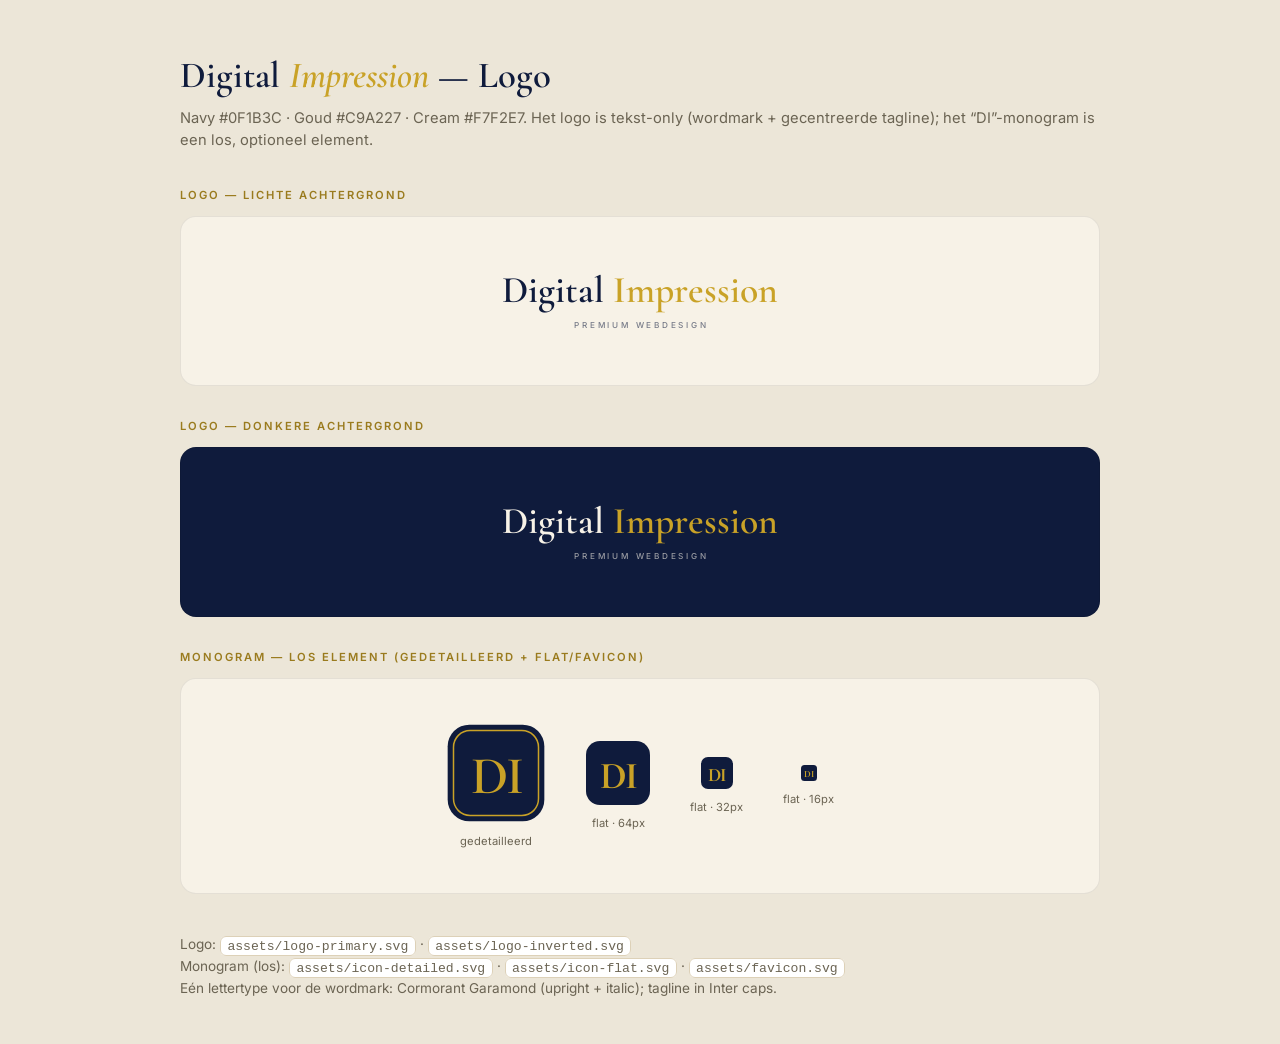
<file: logo-preview.html>
<!DOCTYPE html>
<html lang="nl">
<head>
<meta charset="UTF-8" />
<meta name="viewport" content="width=device-width, initial-scale=1.0" />
<title>Digital Impression — Logo</title>
<link rel="icon" href="assets/favicon.svg" />
<link rel="preconnect" href="https://fonts.googleapis.com" />
<link rel="preconnect" href="https://fonts.gstatic.com" crossorigin />
<link href="https://fonts.googleapis.com/css2?family=Cormorant+Garamond:ital,wght@0,600;1,600&family=Inter:wght@400;500;600&display=swap" rel="stylesheet" />
<style>
  :root{ --navy:#0F1B3C; --gold:#C9A227; --cream:#F7F2E7; }
  *{box-sizing:border-box;margin:0}
  body{font-family:'Inter',Arial,sans-serif;background:#ece6d8;color:var(--navy);padding:3rem 1.5rem;line-height:1.5}
  .wrap{max-width:920px;margin:0 auto}
  h1{font-family:'Cormorant Garamond',serif;font-weight:600;font-size:2.3rem}
  h1 em{font-style:italic;color:var(--gold)}
  .sub{color:#6b6453;margin:.25rem 0 2.25rem;font-size:.92rem}
  .serif{font-family:'Cormorant Garamond',Georgia,serif}
  .sans{font-family:'Inter',Arial,sans-serif}
  .label{font-size:.7rem;letter-spacing:.18em;text-transform:uppercase;color:#9A7B1E;font-weight:600;margin:2rem 0 .75rem}
  .card{border-radius:16px;padding:2.75rem;display:flex;align-items:center;justify-content:center;min-height:150px;border:1px solid rgba(0,0,0,.08)}
  .card--light{background:var(--cream)}
  .card--navy{background:var(--navy)}
  .icons{display:flex;align-items:center;gap:2.5rem;flex-wrap:wrap}
  .chip{display:flex;flex-direction:column;align-items:center;gap:.6rem;font-size:.7rem;color:#6b6453}
  svg{display:block;height:auto}
  .foot{margin-top:2.5rem;font-size:.85rem;color:#6b6453}
  code{background:#fff;border:1px solid #ddd1b8;border-radius:6px;padding:.1rem .4rem;font-size:.82rem}
</style>
</head>
<body>
<div class="wrap">
  <h1>Digital <em>Impression</em> — Logo</h1>
  <p class="sub">Navy #0F1B3C · Goud #C9A227 · Cream #F7F2E7. Het logo is tekst-only (wordmark + gecentreerde tagline); het “DI”-monogram is een los, optioneel element.</p>

  <!-- LIGHT LOCKUP (text only) -->
  <p class="label">Logo — lichte achtergrond</p>
  <div class="card card--light">
    <svg viewBox="0 0 440 98" width="360" role="img" aria-label="Digital Impression — Premium Webdesign">
      <text x="220" y="50" text-anchor="middle" class="serif" font-size="46" font-weight="600"><tspan fill="#0F1B3C">Digital </tspan><tspan fill="#C9A227">Impression</tspan></text>
      <text x="221.8" y="82" text-anchor="middle" class="sans" font-size="10" font-weight="500" letter-spacing="3.4" fill="#0F1B3C" opacity="0.55">PREMIUM WEBDESIGN</text>
    </svg>
  </div>

  <!-- DARK LOCKUP (text only) -->
  <p class="label">Logo — donkere achtergrond</p>
  <div class="card card--navy">
    <svg viewBox="0 0 440 98" width="360" role="img" aria-label="Digital Impression — Premium Webdesign">
      <text x="220" y="50" text-anchor="middle" class="serif" font-size="46" font-weight="600"><tspan fill="#F7F2E7">Digital </tspan><tspan fill="#C9A227">Impression</tspan></text>
      <text x="221.8" y="82" text-anchor="middle" class="sans" font-size="10" font-weight="500" letter-spacing="3.4" fill="#F7F2E7" opacity="0.6">PREMIUM WEBDESIGN</text>
    </svg>
  </div>

  <!-- STANDALONE MONOGRAM (separate element) -->
  <p class="label">Monogram — los element (gedetailleerd + flat/favicon)</p>
  <div class="card card--light">
    <div class="icons">
      <span class="chip">
        <svg viewBox="0 0 120 120" width="100" aria-label="DI monogram detailed"><rect x="2" y="2" width="116" height="116" rx="26" fill="#0F1B3C"/><rect x="9" y="9" width="102" height="102" rx="20" fill="none" stroke="#C9A227" stroke-width="1.8"/><text x="60.5" y="63" text-anchor="middle" dominant-baseline="central" class="serif" font-size="64" font-weight="600" letter-spacing="-2.5" fill="#C9A227">DI</text></svg>
        gedetailleerd
      </span>
      <span class="chip">
        <svg viewBox="0 0 64 64" width="64" aria-label="DI flat"><rect width="64" height="64" rx="14" fill="#0F1B3C"/><text x="32" y="34.5" text-anchor="middle" dominant-baseline="central" class="serif" font-size="38" font-weight="700" letter-spacing="-1.5" fill="#C9A227">DI</text></svg>
        flat · 64px
      </span>
      <span class="chip">
        <svg viewBox="0 0 64 64" width="32" aria-label="DI flat 32"><rect width="64" height="64" rx="14" fill="#0F1B3C"/><text x="32" y="34.5" text-anchor="middle" dominant-baseline="central" class="serif" font-size="38" font-weight="700" letter-spacing="-1.5" fill="#C9A227">DI</text></svg>
        flat · 32px
      </span>
      <span class="chip">
        <svg viewBox="0 0 64 64" width="16" aria-label="DI flat 16"><rect width="64" height="64" rx="14" fill="#0F1B3C"/><text x="32" y="34.5" text-anchor="middle" dominant-baseline="central" class="serif" font-size="38" font-weight="700" letter-spacing="-1.5" fill="#C9A227">DI</text></svg>
        flat · 16px
      </span>
    </div>
  </div>

  <p class="foot">
    Logo: <code>assets/logo-primary.svg</code> · <code>assets/logo-inverted.svg</code><br>
    Monogram (los): <code>assets/icon-detailed.svg</code> · <code>assets/icon-flat.svg</code> · <code>assets/favicon.svg</code><br>
    Eén lettertype voor de wordmark: Cormorant Garamond (upright + italic); tagline in Inter caps.
  </p>
</div>
</body>
</html>
</file>
